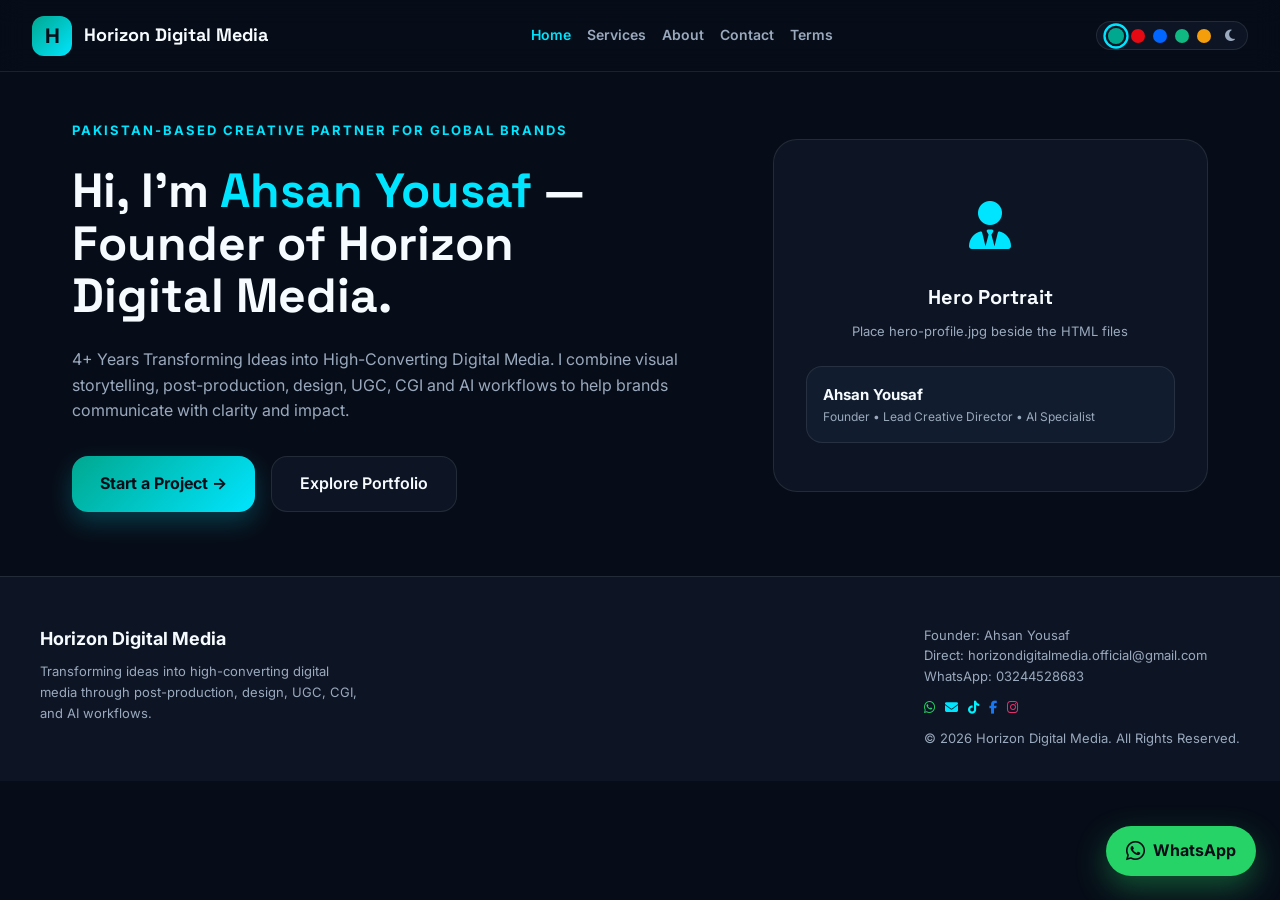
<file: index.html>
<!DOCTYPE html>
<html lang="en">
<head>
  <meta charset="UTF-8">
  <meta name="viewport" content="width=device-width, initial-scale=1.0">
  <title>Horizon Digital Media</title>
  <link rel="stylesheet" href="styles.css">
  <link rel="stylesheet" href="https://cdnjs.cloudflare.com/ajax/libs/font-awesome/6.5.2/css/all.min.css">
  <link href="https://fonts.googleapis.com/css2?family=Inter:wght@400;500;600;700&family=Space+Grotesk:wght@500;700&display=swap" rel="stylesheet">
</head>
<body>
  
    <header>
      <div style="display:flex;align-items:center;gap:12px;">
        <div style="width:40px;height:40px;border-radius:12px;background:linear-gradient(135deg,var(--primary),var(--secondary));display:flex;align-items:center;justify-content:center;font-weight:bold;color:#070D18;font-size:20px;">H</div>
        <span class="brand-font" style="font-weight:bold;font-size:18px;color:var(--text);">Horizon Digital Media</span>
      </div>
      <nav style="display:flex;gap:16px;align-items:center;">
        <a href="index.html" style="color:var(--secondary);text-decoration:none;font-size:14px;font-weight:600;">Home</a>
        <a href="services.html" style="color:var(--muted);text-decoration:none;font-size:14px;font-weight:600;">Services</a>
        <a href="about.html" style="color:var(--muted);text-decoration:none;font-size:14px;font-weight:600;">About</a>
        <a href="contact.html" style="color:var(--muted);text-decoration:none;font-size:14px;font-weight:600;">Contact</a>
        <a href="terms.html" style="color:var(--muted);text-decoration:none;font-size:14px;font-weight:600;">Terms</a>
      </nav>
      <div class="theme-palette">
        <button class="theme-dot" data-color="teal" style="background:#00A88F;"></button>
        <button class="theme-dot" data-color="crimson" style="background:#E50914;"></button>
        <button class="theme-dot" data-color="blue" style="background:#0066FF;"></button>
        <button class="theme-dot" data-color="emerald" style="background:#10B981;"></button>
        <button class="theme-dot" data-color="yellow" style="background:#F59E0B;"></button>
        <button id="mode-toggle-btn" style="background:transparent;border:none;color:var(--muted);cursor:pointer;margin-left:6px;"><i class="fa-solid fa-moon"></i></button>
      </div>
    </header>

  <main style="max-width:1200px;margin:3rem auto;padding:0 2rem;">
    <div style="display:grid;grid-template-columns:1.2fr 0.8fr;gap:3rem;align-items:center;">
      <div>
        <div style="color:var(--secondary);font-size:13px;font-weight:700;letter-spacing:2px;margin-bottom:1.5rem;">PAKISTAN-BASED CREATIVE PARTNER FOR GLOBAL BRANDS</div>
        <h1 style="font-size:48px;line-height:1.1;margin-bottom:1.5rem;">
          Hi, I’m <span style="color:var(--secondary);">Ahsan Yousaf</span> —<br>
          Founder of Horizon<br>
          Digital Media.
        </h1>
        <p style="color:var(--muted);font-size:16px;line-height:1.6;margin-bottom:2rem;">
          4+ Years Transforming Ideas into High-Converting Digital Media. I combine visual storytelling, post-production, design, UGC, CGI and AI workflows to help brands communicate with clarity and impact.
        </p>
        <div style="display:flex;gap:1rem;">
          <a href="contact.html" class="btn-primary">Start a Project →</a>
          <a href="services.html" class="btn-secondary">Explore Portfolio</a>
        </div>
      </div>
      <div style="background:var(--surface);border:1px solid var(--line);border-radius:24px;padding:3rem 2rem;text-align:center;">
        <div style="font-size:48px;color:var(--secondary);margin-bottom:1rem;"><i class="fa-solid fa-user-tie"></i></div>
        <h3 style="font-size:20px;margin-bottom:0.5rem;">Hero Portrait</h3>
        <p style="color:var(--muted);font-size:13px;margin-bottom:1.5rem;">Place hero-profile.jpg beside the HTML files</p>
        <div style="background:var(--surface-2);border:1px solid var(--line);border-radius:16px;padding:1rem;text-align:left;">
          <div style="font-weight:bold;font-size:15px;">Ahsan Yousaf</div>
          <div style="color:var(--muted);font-size:12px;">Founder • Lead Creative Director • AI Specialist</div>
        </div>
      </div>
    </div>
  </main>
  
    <footer style="background:var(--surface);border-top:1px solid var(--line);padding:3rem 2rem 2rem;margin-top:4rem;">
      <div style="max-width:1200px;margin:0 auto;display:flex;justify-content:space-between;flex-wrap:wrap;gap:2rem;">
        <div>
          <div style="font-weight:bold;font-size:18px;margin-bottom:8px;">Horizon Digital Media</div>
          <p style="color:var(--muted);font-size:13px;max-width:320px;">Transforming ideas into high-converting digital media through post-production, design, UGC, CGI, and AI workflows.</p>
        </div>
        <div style="color:var(--muted);font-size:13px;">
          <div>Founder: Ahsan Yousaf</div>
          <div>Direct: horizondigitalmedia.official@gmail.com</div>
          <div>WhatsApp: 03244528683</div>
          <div style="display:flex;gap:10px;margin:10px 0;">
            <a href="https://wa.me/923244528683" target="_blank" style="color:#25D366;text-decoration:none;"><i class="fa-brands fa-whatsapp"></i></a>
            <a href="mailto:horizondigitalmedia.official@gmail.com" style="color:var(--secondary);text-decoration:none;"><i class="fa-solid fa-envelope"></i></a>
            <a href="https://vm.tiktok.com/ZS9DBEx7RqMWa-LXXM6/" target="_blank" style="color:#00F2FE;text-decoration:none;"><i class="fa-brands fa-tiktok"></i></a>
            <a href="https://www.facebook.com/share/1cBv9dCK2S/" target="_blank" style="color:#1877F2;text-decoration:none;"><i class="fa-brands fa-facebook-f"></i></a>
            <a href="https://www.instagram.com/horizon.digital.media?stkn=YW9ocXVwcnFvMzVp" target="_blank" style="color:#E1306C;text-decoration:none;"><i class="fa-brands fa-instagram"></i></a>
          </div>
          <div style="margin-top:8px;">© 2026 Horizon Digital Media. All Rights Reserved.</div>
        </div>
      </div>
    </footer>
    <a href="https://wa.me/923244528683" class="wa-float" target="_blank">
      <i class="fa-brands fa-whatsapp" style="font-size:22px;"></i>
      <span>WhatsApp</span>
    </a>

  <script src="script.js"></script>
</body>
</html>
</file>
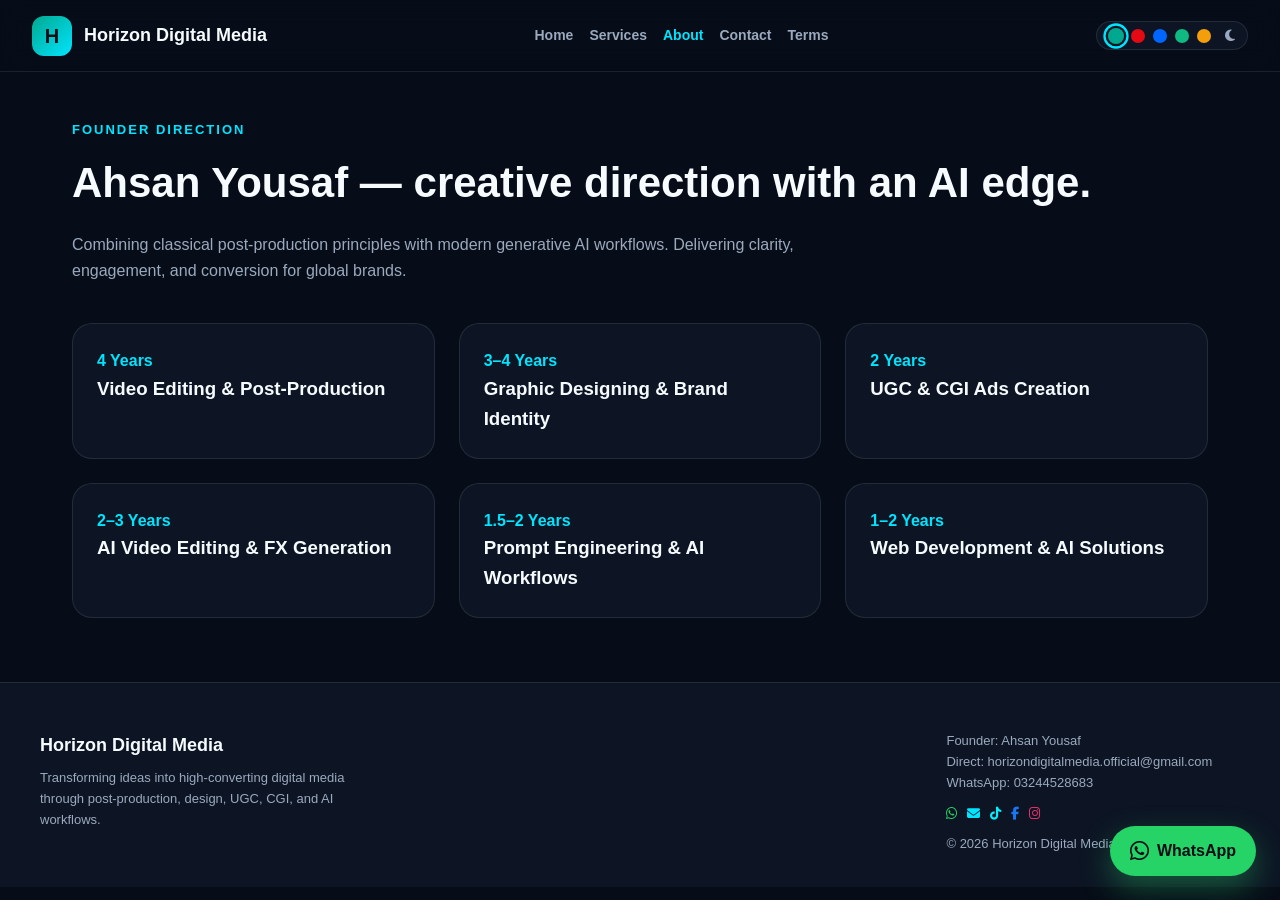
<file: about.html>
<!DOCTYPE html>
<html lang="en">
<head>
  <meta charset="UTF-8">
  <meta name="viewport" content="width=device-width, initial-scale=1.0">
  <title>About | Horizon Digital Media</title>
  <link rel="stylesheet" href="styles.css">
  <link rel="stylesheet" href="https://cdnjs.cloudflare.com/ajax/libs/font-awesome/6.5.2/css/all.min.css">
</head>
<body>
  
    <header>
      <div style="display:flex;align-items:center;gap:12px;">
        <div style="width:40px;height:40px;border-radius:12px;background:linear-gradient(135deg,var(--primary),var(--secondary));display:flex;align-items:center;justify-content:center;font-weight:bold;color:#070D18;font-size:20px;">H</div>
        <span class="brand-font" style="font-weight:bold;font-size:18px;color:var(--text);">Horizon Digital Media</span>
      </div>
      <nav style="display:flex;gap:16px;align-items:center;">
        <a href="index.html" style="color:var(--muted);text-decoration:none;font-size:14px;font-weight:600;">Home</a>
        <a href="services.html" style="color:var(--muted);text-decoration:none;font-size:14px;font-weight:600;">Services</a>
        <a href="about.html" style="color:var(--secondary);text-decoration:none;font-size:14px;font-weight:600;">About</a>
        <a href="contact.html" style="color:var(--muted);text-decoration:none;font-size:14px;font-weight:600;">Contact</a>
        <a href="terms.html" style="color:var(--muted);text-decoration:none;font-size:14px;font-weight:600;">Terms</a>
      </nav>
      <div class="theme-palette">
        <button class="theme-dot" data-color="teal" style="background:#00A88F;"></button>
        <button class="theme-dot" data-color="crimson" style="background:#E50914;"></button>
        <button class="theme-dot" data-color="blue" style="background:#0066FF;"></button>
        <button class="theme-dot" data-color="emerald" style="background:#10B981;"></button>
        <button class="theme-dot" data-color="yellow" style="background:#F59E0B;"></button>
        <button id="mode-toggle-btn" style="background:transparent;border:none;color:var(--muted);cursor:pointer;margin-left:6px;"><i class="fa-solid fa-moon"></i></button>
      </div>
    </header>

  <main style="max-width:1200px;margin:3rem auto;padding:0 2rem;">
    <div style="color:var(--secondary);font-size:13px;font-weight:700;letter-spacing:2px;">FOUNDER DIRECTION</div>
    <h1 style="font-size:42px;margin:0.5rem 0 1rem;">Ahsan Yousaf — creative direction with an AI edge.</h1>
    <p style="color:var(--muted);font-size:16px;max-width:800px;margin-bottom:2.5rem;">Combining classical post-production principles with modern generative AI workflows. Delivering clarity, engagement, and conversion for global brands.</p>
    <div style="display:grid;grid-template-columns:repeat(auto-fit, minmax(280px, 1fr));gap:1.5rem;">
      <div style="background:var(--surface);border:1px solid var(--line);border-radius:20px;padding:1.5rem;">
        <div style="color:var(--secondary);font-weight:bold;">4 Years</div>
        <h3>Video Editing & Post-Production</h3>
      </div>
      <div style="background:var(--surface);border:1px solid var(--line);border-radius:20px;padding:1.5rem;">
        <div style="color:var(--secondary);font-weight:bold;">3–4 Years</div>
        <h3>Graphic Designing & Brand Identity</h3>
      </div>
      <div style="background:var(--surface);border:1px solid var(--line);border-radius:20px;padding:1.5rem;">
        <div style="color:var(--secondary);font-weight:bold;">2 Years</div>
        <h3>UGC & CGI Ads Creation</h3>
      </div>
      <div style="background:var(--surface);border:1px solid var(--line);border-radius:20px;padding:1.5rem;">
        <div style="color:var(--secondary);font-weight:bold;">2–3 Years</div>
        <h3>AI Video Editing & FX Generation</h3>
      </div>
      <div style="background:var(--surface);border:1px solid var(--line);border-radius:20px;padding:1.5rem;">
        <div style="color:var(--secondary);font-weight:bold;">1.5–2 Years</div>
        <h3>Prompt Engineering & AI Workflows</h3>
      </div>
      <div style="background:var(--surface);border:1px solid var(--line);border-radius:20px;padding:1.5rem;">
        <div style="color:var(--secondary);font-weight:bold;">1–2 Years</div>
        <h3>Web Development & AI Solutions</h3>
      </div>
    </div>
  </main>
  
    <footer style="background:var(--surface);border-top:1px solid var(--line);padding:3rem 2rem 2rem;margin-top:4rem;">
      <div style="max-width:1200px;margin:0 auto;display:flex;justify-content:space-between;flex-wrap:wrap;gap:2rem;">
        <div>
          <div style="font-weight:bold;font-size:18px;margin-bottom:8px;">Horizon Digital Media</div>
          <p style="color:var(--muted);font-size:13px;max-width:320px;">Transforming ideas into high-converting digital media through post-production, design, UGC, CGI, and AI workflows.</p>
        </div>
        <div style="color:var(--muted);font-size:13px;">
          <div>Founder: Ahsan Yousaf</div>
          <div>Direct: horizondigitalmedia.official@gmail.com</div>
          <div>WhatsApp: 03244528683</div>
          <div style="display:flex;gap:10px;margin:10px 0;">
            <a href="https://wa.me/923244528683" target="_blank" style="color:#25D366;text-decoration:none;"><i class="fa-brands fa-whatsapp"></i></a>
            <a href="mailto:horizondigitalmedia.official@gmail.com" style="color:var(--secondary);text-decoration:none;"><i class="fa-solid fa-envelope"></i></a>
            <a href="https://vm.tiktok.com/ZS9DBEx7RqMWa-LXXM6/" target="_blank" style="color:#00F2FE;text-decoration:none;"><i class="fa-brands fa-tiktok"></i></a>
            <a href="https://www.facebook.com/share/1cBv9dCK2S/" target="_blank" style="color:#1877F2;text-decoration:none;"><i class="fa-brands fa-facebook-f"></i></a>
            <a href="https://www.instagram.com/horizon.digital.media?stkn=YW9ocXVwcnFvMzVp" target="_blank" style="color:#E1306C;text-decoration:none;"><i class="fa-brands fa-instagram"></i></a>
          </div>
          <div style="margin-top:8px;">© 2026 Horizon Digital Media. All Rights Reserved.</div>
        </div>
      </div>
    </footer>
    <a href="https://wa.me/923244528683" class="wa-float" target="_blank">
      <i class="fa-brands fa-whatsapp" style="font-size:22px;"></i>
      <span>WhatsApp</span>
    </a>

  <script src="script.js"></script>
</body>
</html>
</file>
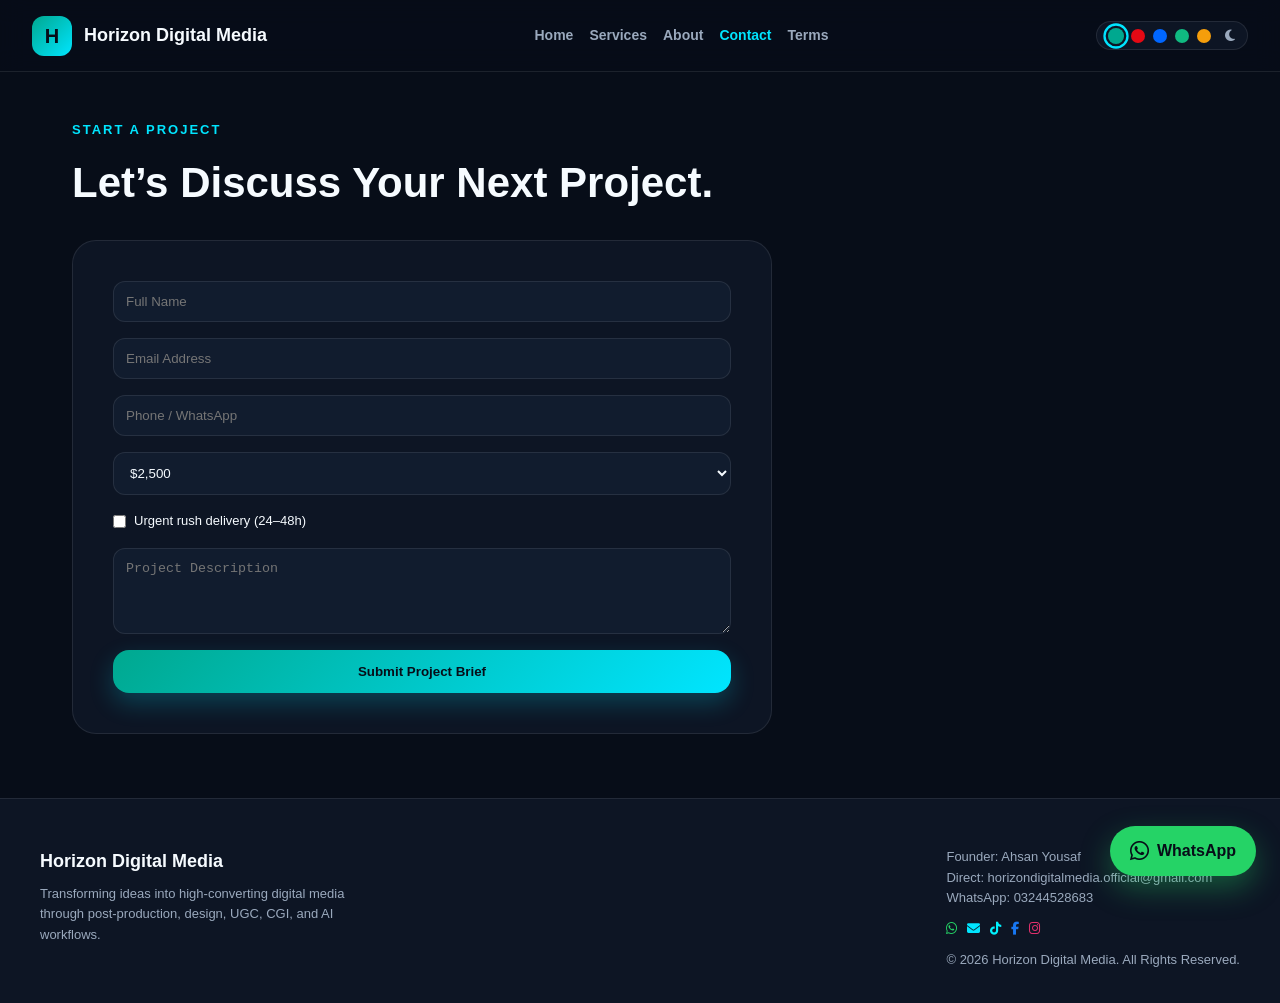
<file: contact.html>
<!DOCTYPE html>
<html lang="en">
<head>
  <meta charset="UTF-8">
  <meta name="viewport" content="width=device-width, initial-scale=1.0">
  <title>Contact | Horizon Digital Media</title>
  <link rel="stylesheet" href="styles.css">
  <link rel="stylesheet" href="https://cdnjs.cloudflare.com/ajax/libs/font-awesome/6.5.2/css/all.min.css">
</head>
<body>
  
    <header>
      <div style="display:flex;align-items:center;gap:12px;">
        <div style="width:40px;height:40px;border-radius:12px;background:linear-gradient(135deg,var(--primary),var(--secondary));display:flex;align-items:center;justify-content:center;font-weight:bold;color:#070D18;font-size:20px;">H</div>
        <span class="brand-font" style="font-weight:bold;font-size:18px;color:var(--text);">Horizon Digital Media</span>
      </div>
      <nav style="display:flex;gap:16px;align-items:center;">
        <a href="index.html" style="color:var(--muted);text-decoration:none;font-size:14px;font-weight:600;">Home</a>
        <a href="services.html" style="color:var(--muted);text-decoration:none;font-size:14px;font-weight:600;">Services</a>
        <a href="about.html" style="color:var(--muted);text-decoration:none;font-size:14px;font-weight:600;">About</a>
        <a href="contact.html" style="color:var(--secondary);text-decoration:none;font-size:14px;font-weight:600;">Contact</a>
        <a href="terms.html" style="color:var(--muted);text-decoration:none;font-size:14px;font-weight:600;">Terms</a>
      </nav>
      <div class="theme-palette">
        <button class="theme-dot" data-color="teal" style="background:#00A88F;"></button>
        <button class="theme-dot" data-color="crimson" style="background:#E50914;"></button>
        <button class="theme-dot" data-color="blue" style="background:#0066FF;"></button>
        <button class="theme-dot" data-color="emerald" style="background:#10B981;"></button>
        <button class="theme-dot" data-color="yellow" style="background:#F59E0B;"></button>
        <button id="mode-toggle-btn" style="background:transparent;border:none;color:var(--muted);cursor:pointer;margin-left:6px;"><i class="fa-solid fa-moon"></i></button>
      </div>
    </header>

  <main style="max-width:1200px;margin:3rem auto;padding:0 2rem;">
    <div style="color:var(--secondary);font-size:13px;font-weight:700;letter-spacing:2px;">START A PROJECT</div>
    <h1 style="font-size:42px;margin:0.5rem 0 1.5rem;">Let’s Discuss Your Next Project.</h1>
    <form id="project-inquiry-form" style="background:var(--surface);border:1px solid var(--line);border-radius:24px;padding:2.5rem;max-width:700px;display:flex;flex-direction:column;gap:1rem;">
      <input type="text" name="fullName" placeholder="Full Name" required style="padding:12px;border-radius:12px;background:var(--surface-2);border:1px solid var(--line);color:var(--text);">
      <input type="email" name="email" placeholder="Email Address" required style="padding:12px;border-radius:12px;background:var(--surface-2);border:1px solid var(--line);color:var(--text);">
      <input type="tel" name="phone" placeholder="Phone / WhatsApp" style="padding:12px;border-radius:12px;background:var(--surface-2);border:1px solid var(--line);color:var(--text);">
      <select name="budget" id="budget-select" style="padding:12px;border-radius:12px;background:var(--surface-2);border:1px solid var(--line);color:var(--text);">
        <option value="$2,500">$2,500</option>
        <option value="$500">$500</option>
        <option value="$1,000">$1,000</option>
        <option value="$5,000">$5,000</option>
        <option value="$10,000">$10,000</option>
        <option value="$20,000+">$20,000+</option>
        <option value="Customize">Customize</option>
      </select>
      <div id="custom-budget-wrap" style="display:none;">
        <input type="number" name="customBudget" placeholder="Specify Budget (USD)" style="width:100%;padding:12px;border-radius:12px;background:var(--surface-2);border:1px solid var(--line);color:var(--text);">
      </div>
      <label style="display:flex;align-items:center;gap:8px;font-size:13px;cursor:pointer;">
        <input type="checkbox" id="rush-delivery-checkbox" name="rushDelivery">
        <span>Urgent rush delivery (24–48h)</span>
      </label>
      <div id="rush-delivery-notice" style="display:none;color:#FCD34D;font-size:12px;">Flat $100 express rush fee applies. Advance payment required.</div>
      <textarea name="description" placeholder="Project Description" rows="4" style="padding:12px;border-radius:12px;background:var(--surface-2);border:1px solid var(--line);color:var(--text);"></textarea>
      <button type="submit" class="btn-primary" style="justify-content:center;">Submit Project Brief</button>
    </form>
  </main>
  
    <footer style="background:var(--surface);border-top:1px solid var(--line);padding:3rem 2rem 2rem;margin-top:4rem;">
      <div style="max-width:1200px;margin:0 auto;display:flex;justify-content:space-between;flex-wrap:wrap;gap:2rem;">
        <div>
          <div style="font-weight:bold;font-size:18px;margin-bottom:8px;">Horizon Digital Media</div>
          <p style="color:var(--muted);font-size:13px;max-width:320px;">Transforming ideas into high-converting digital media through post-production, design, UGC, CGI, and AI workflows.</p>
        </div>
        <div style="color:var(--muted);font-size:13px;">
          <div>Founder: Ahsan Yousaf</div>
          <div>Direct: horizondigitalmedia.official@gmail.com</div>
          <div>WhatsApp: 03244528683</div>
          <div style="display:flex;gap:10px;margin:10px 0;">
            <a href="https://wa.me/923244528683" target="_blank" style="color:#25D366;text-decoration:none;"><i class="fa-brands fa-whatsapp"></i></a>
            <a href="mailto:horizondigitalmedia.official@gmail.com" style="color:var(--secondary);text-decoration:none;"><i class="fa-solid fa-envelope"></i></a>
            <a href="https://vm.tiktok.com/ZS9DBEx7RqMWa-LXXM6/" target="_blank" style="color:#00F2FE;text-decoration:none;"><i class="fa-brands fa-tiktok"></i></a>
            <a href="https://www.facebook.com/share/1cBv9dCK2S/" target="_blank" style="color:#1877F2;text-decoration:none;"><i class="fa-brands fa-facebook-f"></i></a>
            <a href="https://www.instagram.com/horizon.digital.media?stkn=YW9ocXVwcnFvMzVp" target="_blank" style="color:#E1306C;text-decoration:none;"><i class="fa-brands fa-instagram"></i></a>
          </div>
          <div style="margin-top:8px;">© 2026 Horizon Digital Media. All Rights Reserved.</div>
        </div>
      </div>
    </footer>
    <a href="https://wa.me/923244528683" class="wa-float" target="_blank">
      <i class="fa-brands fa-whatsapp" style="font-size:22px;"></i>
      <span>WhatsApp</span>
    </a>

  <script src="script.js"></script>
</body>
</html>
</file>
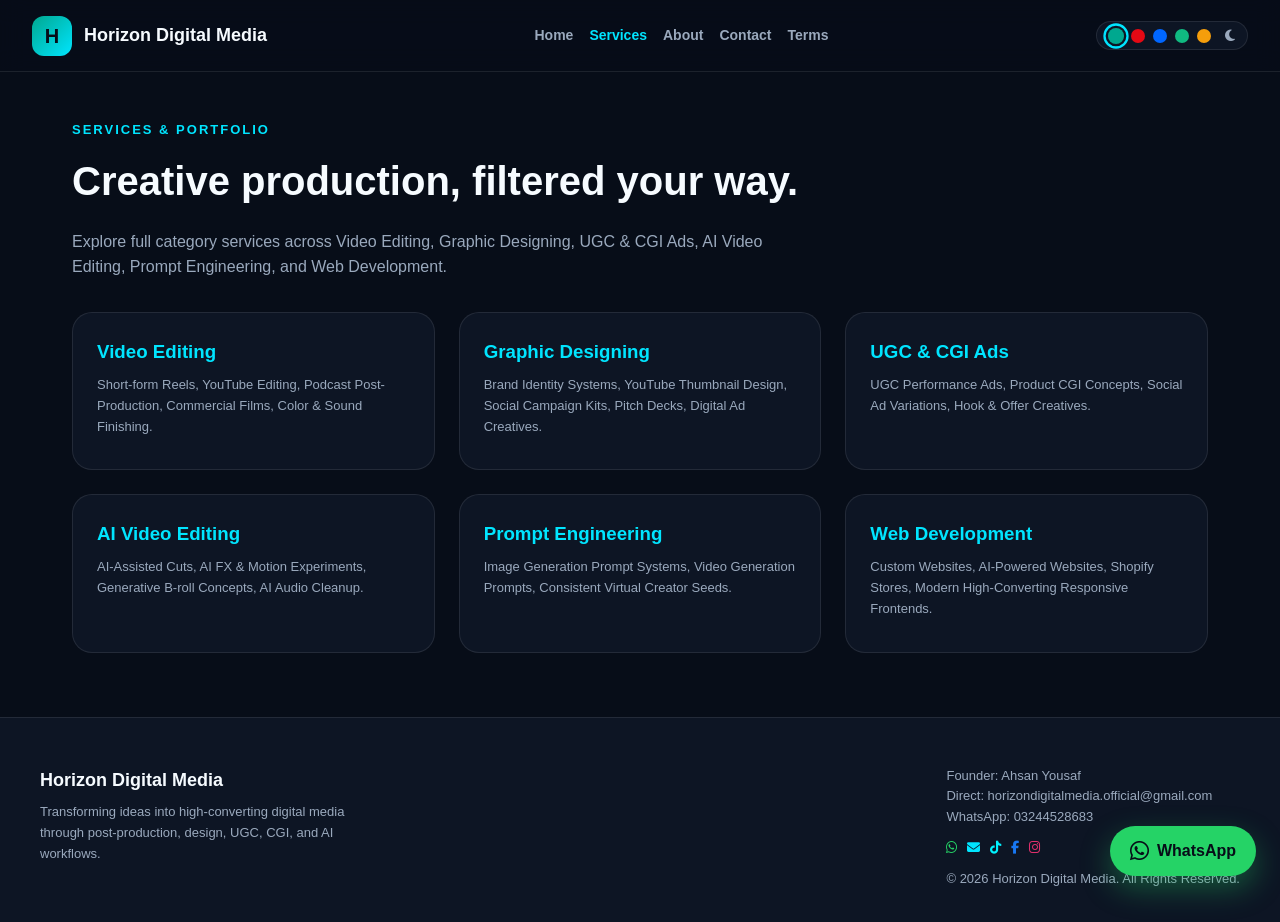
<file: services.html>
<!DOCTYPE html>
<html lang="en">
<head>
  <meta charset="UTF-8">
  <meta name="viewport" content="width=device-width, initial-scale=1.0">
  <title>Services & Portfolio | Horizon Digital Media</title>
  <link rel="stylesheet" href="styles.css">
  <link rel="stylesheet" href="https://cdnjs.cloudflare.com/ajax/libs/font-awesome/6.5.2/css/all.min.css">
</head>
<body>
  
    <header>
      <div style="display:flex;align-items:center;gap:12px;">
        <div style="width:40px;height:40px;border-radius:12px;background:linear-gradient(135deg,var(--primary),var(--secondary));display:flex;align-items:center;justify-content:center;font-weight:bold;color:#070D18;font-size:20px;">H</div>
        <span class="brand-font" style="font-weight:bold;font-size:18px;color:var(--text);">Horizon Digital Media</span>
      </div>
      <nav style="display:flex;gap:16px;align-items:center;">
        <a href="index.html" style="color:var(--muted);text-decoration:none;font-size:14px;font-weight:600;">Home</a>
        <a href="services.html" style="color:var(--secondary);text-decoration:none;font-size:14px;font-weight:600;">Services</a>
        <a href="about.html" style="color:var(--muted);text-decoration:none;font-size:14px;font-weight:600;">About</a>
        <a href="contact.html" style="color:var(--muted);text-decoration:none;font-size:14px;font-weight:600;">Contact</a>
        <a href="terms.html" style="color:var(--muted);text-decoration:none;font-size:14px;font-weight:600;">Terms</a>
      </nav>
      <div class="theme-palette">
        <button class="theme-dot" data-color="teal" style="background:#00A88F;"></button>
        <button class="theme-dot" data-color="crimson" style="background:#E50914;"></button>
        <button class="theme-dot" data-color="blue" style="background:#0066FF;"></button>
        <button class="theme-dot" data-color="emerald" style="background:#10B981;"></button>
        <button class="theme-dot" data-color="yellow" style="background:#F59E0B;"></button>
        <button id="mode-toggle-btn" style="background:transparent;border:none;color:var(--muted);cursor:pointer;margin-left:6px;"><i class="fa-solid fa-moon"></i></button>
      </div>
    </header>

  <main style="max-width:1200px;margin:3rem auto;padding:0 2rem;">
    <div style="color:var(--secondary);font-size:13px;font-weight:700;letter-spacing:2px;">SERVICES & PORTFOLIO</div>
    <h1 style="font-size:40px;margin:0.5rem 0 1rem;">Creative production, filtered your way.</h1>
    <p style="color:var(--muted);max-width:700px;margin-bottom:2rem;">Explore full category services across Video Editing, Graphic Designing, UGC & CGI Ads, AI Video Editing, Prompt Engineering, and Web Development.</p>
    <div style="display:grid;grid-template-columns:repeat(auto-fit, minmax(280px, 1fr));gap:1.5rem;">
      <div style="background:var(--surface);border:1px solid var(--line);border-radius:20px;padding:1.5rem;">
        <h3 style="color:var(--secondary);">Video Editing</h3>
        <p style="color:var(--muted);font-size:13px;margin:0.5rem 0;">Short-form Reels, YouTube Editing, Podcast Post-Production, Commercial Films, Color & Sound Finishing.</p>
      </div>
      <div style="background:var(--surface);border:1px solid var(--line);border-radius:20px;padding:1.5rem;">
        <h3 style="color:var(--secondary);">Graphic Designing</h3>
        <p style="color:var(--muted);font-size:13px;margin:0.5rem 0;">Brand Identity Systems, YouTube Thumbnail Design, Social Campaign Kits, Pitch Decks, Digital Ad Creatives.</p>
      </div>
      <div style="background:var(--surface);border:1px solid var(--line);border-radius:20px;padding:1.5rem;">
        <h3 style="color:var(--secondary);">UGC & CGI Ads</h3>
        <p style="color:var(--muted);font-size:13px;margin:0.5rem 0;">UGC Performance Ads, Product CGI Concepts, Social Ad Variations, Hook & Offer Creatives.</p>
      </div>
      <div style="background:var(--surface);border:1px solid var(--line);border-radius:20px;padding:1.5rem;">
        <h3 style="color:var(--secondary);">AI Video Editing</h3>
        <p style="color:var(--muted);font-size:13px;margin:0.5rem 0;">AI-Assisted Cuts, AI FX & Motion Experiments, Generative B-roll Concepts, AI Audio Cleanup.</p>
      </div>
      <div style="background:var(--surface);border:1px solid var(--line);border-radius:20px;padding:1.5rem;">
        <h3 style="color:var(--secondary);">Prompt Engineering</h3>
        <p style="color:var(--muted);font-size:13px;margin:0.5rem 0;">Image Generation Prompt Systems, Video Generation Prompts, Consistent Virtual Creator Seeds.</p>
      </div>
      <div style="background:var(--surface);border:1px solid var(--line);border-radius:20px;padding:1.5rem;">
        <h3 style="color:var(--secondary);">Web Development</h3>
        <p style="color:var(--muted);font-size:13px;margin:0.5rem 0;">Custom Websites, AI-Powered Websites, Shopify Stores, Modern High-Converting Responsive Frontends.</p>
      </div>
    </div>
  </main>
  
    <footer style="background:var(--surface);border-top:1px solid var(--line);padding:3rem 2rem 2rem;margin-top:4rem;">
      <div style="max-width:1200px;margin:0 auto;display:flex;justify-content:space-between;flex-wrap:wrap;gap:2rem;">
        <div>
          <div style="font-weight:bold;font-size:18px;margin-bottom:8px;">Horizon Digital Media</div>
          <p style="color:var(--muted);font-size:13px;max-width:320px;">Transforming ideas into high-converting digital media through post-production, design, UGC, CGI, and AI workflows.</p>
        </div>
        <div style="color:var(--muted);font-size:13px;">
          <div>Founder: Ahsan Yousaf</div>
          <div>Direct: horizondigitalmedia.official@gmail.com</div>
          <div>WhatsApp: 03244528683</div>
          <div style="display:flex;gap:10px;margin:10px 0;">
            <a href="https://wa.me/923244528683" target="_blank" style="color:#25D366;text-decoration:none;"><i class="fa-brands fa-whatsapp"></i></a>
            <a href="mailto:horizondigitalmedia.official@gmail.com" style="color:var(--secondary);text-decoration:none;"><i class="fa-solid fa-envelope"></i></a>
            <a href="https://vm.tiktok.com/ZS9DBEx7RqMWa-LXXM6/" target="_blank" style="color:#00F2FE;text-decoration:none;"><i class="fa-brands fa-tiktok"></i></a>
            <a href="https://www.facebook.com/share/1cBv9dCK2S/" target="_blank" style="color:#1877F2;text-decoration:none;"><i class="fa-brands fa-facebook-f"></i></a>
            <a href="https://www.instagram.com/horizon.digital.media?stkn=YW9ocXVwcnFvMzVp" target="_blank" style="color:#E1306C;text-decoration:none;"><i class="fa-brands fa-instagram"></i></a>
          </div>
          <div style="margin-top:8px;">© 2026 Horizon Digital Media. All Rights Reserved.</div>
        </div>
      </div>
    </footer>
    <a href="https://wa.me/923244528683" class="wa-float" target="_blank">
      <i class="fa-brands fa-whatsapp" style="font-size:22px;"></i>
      <span>WhatsApp</span>
    </a>

  <script src="script.js"></script>
</body>
</html>
</file>
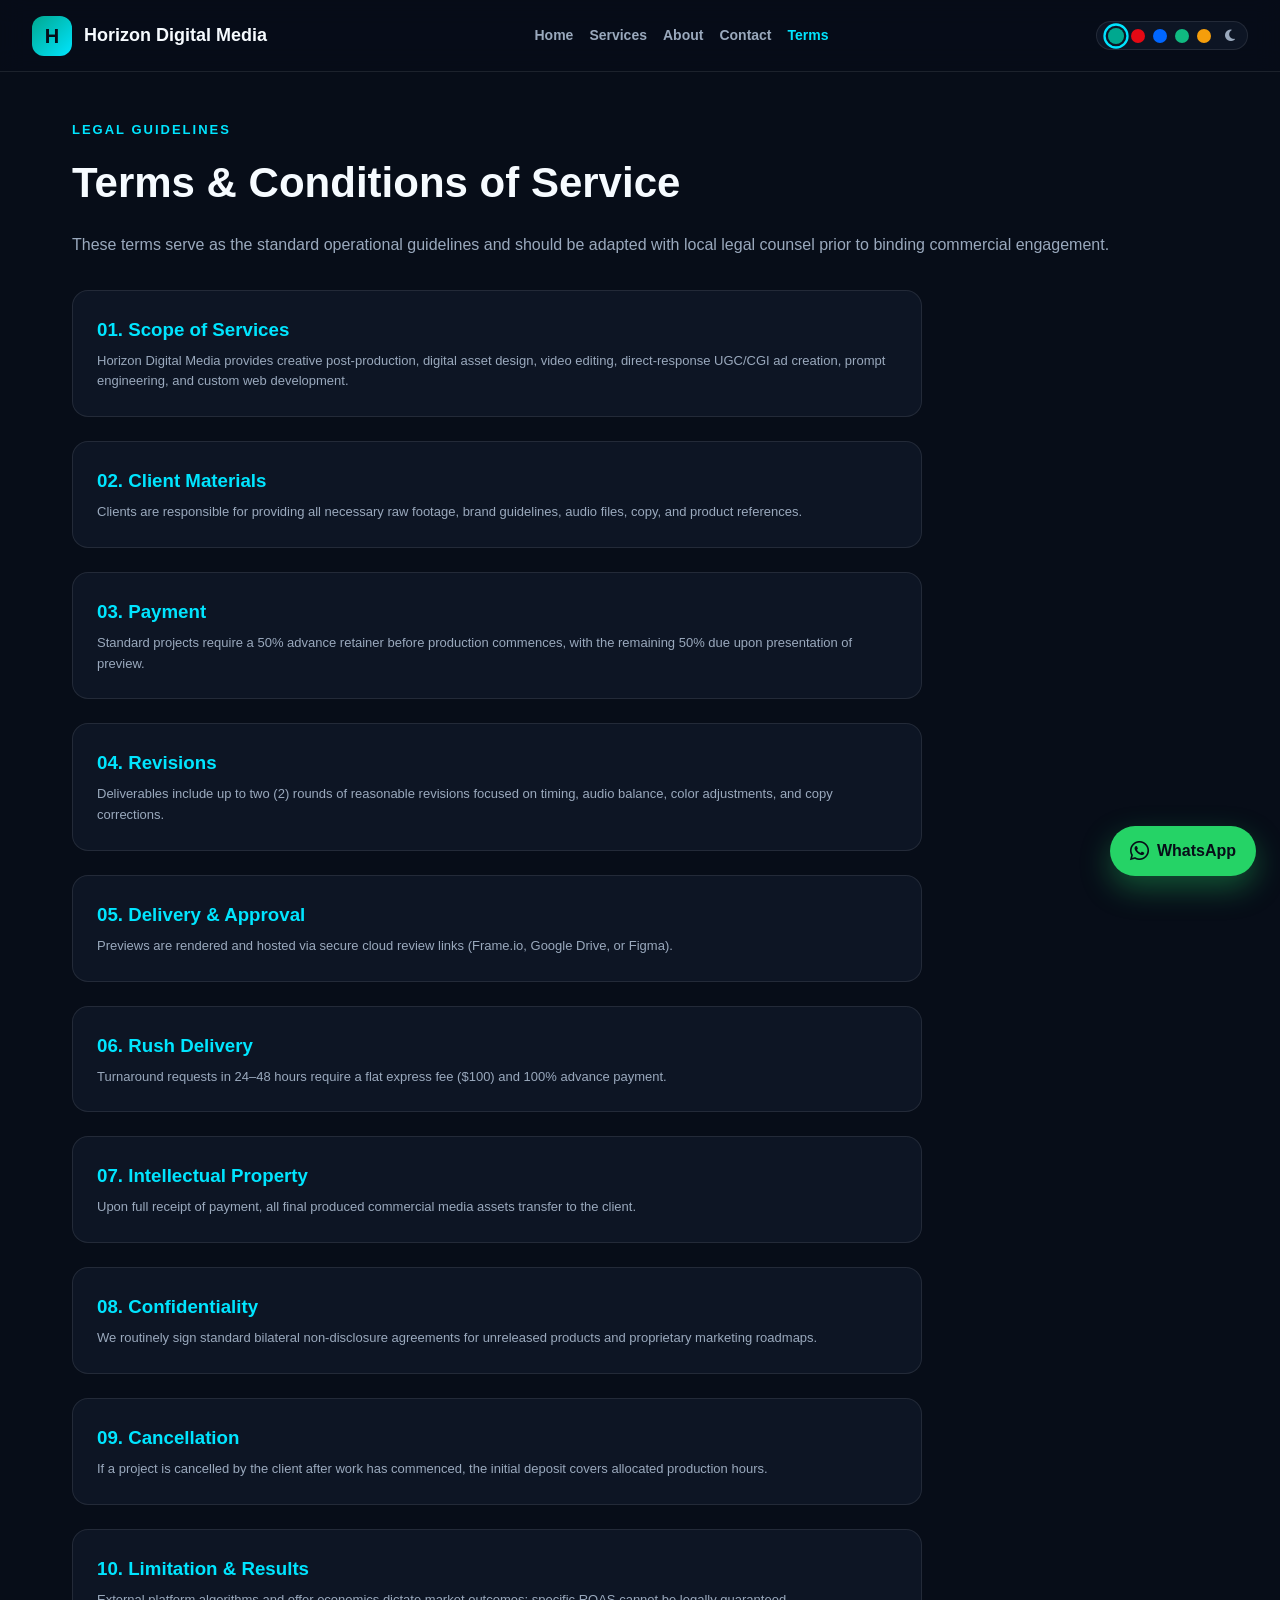
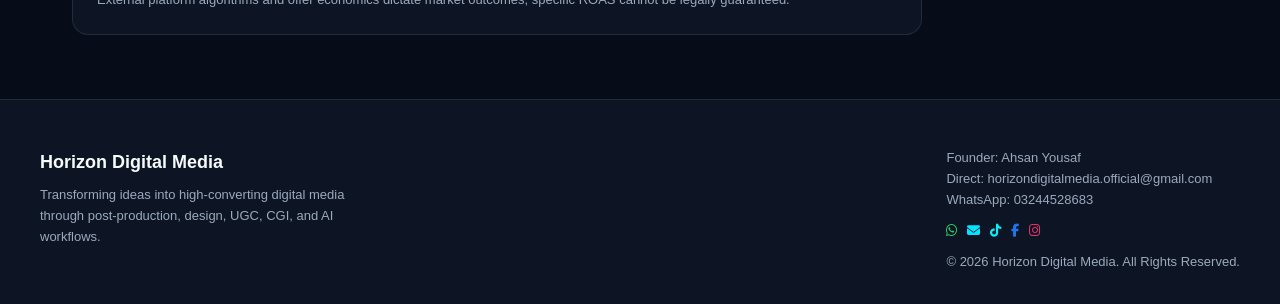
<file: terms.html>
<!DOCTYPE html>
<html lang="en">
<head>
  <meta charset="UTF-8">
  <meta name="viewport" content="width=device-width, initial-scale=1.0">
  <title>Terms & Conditions | Horizon Digital Media</title>
  <link rel="stylesheet" href="styles.css">
  <link rel="stylesheet" href="https://cdnjs.cloudflare.com/ajax/libs/font-awesome/6.5.2/css/all.min.css">
</head>
<body>
  
    <header>
      <div style="display:flex;align-items:center;gap:12px;">
        <div style="width:40px;height:40px;border-radius:12px;background:linear-gradient(135deg,var(--primary),var(--secondary));display:flex;align-items:center;justify-content:center;font-weight:bold;color:#070D18;font-size:20px;">H</div>
        <span class="brand-font" style="font-weight:bold;font-size:18px;color:var(--text);">Horizon Digital Media</span>
      </div>
      <nav style="display:flex;gap:16px;align-items:center;">
        <a href="index.html" style="color:var(--muted);text-decoration:none;font-size:14px;font-weight:600;">Home</a>
        <a href="services.html" style="color:var(--muted);text-decoration:none;font-size:14px;font-weight:600;">Services</a>
        <a href="about.html" style="color:var(--muted);text-decoration:none;font-size:14px;font-weight:600;">About</a>
        <a href="contact.html" style="color:var(--muted);text-decoration:none;font-size:14px;font-weight:600;">Contact</a>
        <a href="terms.html" style="color:var(--secondary);text-decoration:none;font-size:14px;font-weight:600;">Terms</a>
      </nav>
      <div class="theme-palette">
        <button class="theme-dot" data-color="teal" style="background:#00A88F;"></button>
        <button class="theme-dot" data-color="crimson" style="background:#E50914;"></button>
        <button class="theme-dot" data-color="blue" style="background:#0066FF;"></button>
        <button class="theme-dot" data-color="emerald" style="background:#10B981;"></button>
        <button class="theme-dot" data-color="yellow" style="background:#F59E0B;"></button>
        <button id="mode-toggle-btn" style="background:transparent;border:none;color:var(--muted);cursor:pointer;margin-left:6px;"><i class="fa-solid fa-moon"></i></button>
      </div>
    </header>

  <main style="max-width:1200px;margin:3rem auto;padding:0 2rem;">
    <div style="color:var(--secondary);font-size:13px;font-weight:700;letter-spacing:2px;">LEGAL GUIDELINES</div>
    <h1 style="font-size:42px;margin:0.5rem 0 1rem;">Terms & Conditions of Service</h1>
    <p style="color:var(--muted);margin-bottom:2rem;">These terms serve as the standard operational guidelines and should be adapted with local legal counsel prior to binding commercial engagement.</p>
    <div style="display:flex;flex-direction:column;gap:1.5rem;max-width:850px;">
      <div style="background:var(--surface);padding:1.5rem;border-radius:16px;border:1px solid var(--line);">
        <h3 style="color:var(--secondary);margin-bottom:6px;">01. Scope of Services</h3>
        <p style="color:var(--muted);font-size:13px;">Horizon Digital Media provides creative post-production, digital asset design, video editing, direct-response UGC/CGI ad creation, prompt engineering, and custom web development.</p>
      </div>
      <div style="background:var(--surface);padding:1.5rem;border-radius:16px;border:1px solid var(--line);">
        <h3 style="color:var(--secondary);margin-bottom:6px;">02. Client Materials</h3>
        <p style="color:var(--muted);font-size:13px;">Clients are responsible for providing all necessary raw footage, brand guidelines, audio files, copy, and product references.</p>
      </div>
      <div style="background:var(--surface);padding:1.5rem;border-radius:16px;border:1px solid var(--line);">
        <h3 style="color:var(--secondary);margin-bottom:6px;">03. Payment</h3>
        <p style="color:var(--muted);font-size:13px;">Standard projects require a 50% advance retainer before production commences, with the remaining 50% due upon presentation of preview.</p>
      </div>
      <div style="background:var(--surface);padding:1.5rem;border-radius:16px;border:1px solid var(--line);">
        <h3 style="color:var(--secondary);margin-bottom:6px;">04. Revisions</h3>
        <p style="color:var(--muted);font-size:13px;">Deliverables include up to two (2) rounds of reasonable revisions focused on timing, audio balance, color adjustments, and copy corrections.</p>
      </div>
      <div style="background:var(--surface);padding:1.5rem;border-radius:16px;border:1px solid var(--line);">
        <h3 style="color:var(--secondary);margin-bottom:6px;">05. Delivery & Approval</h3>
        <p style="color:var(--muted);font-size:13px;">Previews are rendered and hosted via secure cloud review links (Frame.io, Google Drive, or Figma).</p>
      </div>
      <div style="background:var(--surface);padding:1.5rem;border-radius:16px;border:1px solid var(--line);">
        <h3 style="color:var(--secondary);margin-bottom:6px;">06. Rush Delivery</h3>
        <p style="color:var(--muted);font-size:13px;">Turnaround requests in 24–48 hours require a flat express fee ($100) and 100% advance payment.</p>
      </div>
      <div style="background:var(--surface);padding:1.5rem;border-radius:16px;border:1px solid var(--line);">
        <h3 style="color:var(--secondary);margin-bottom:6px;">07. Intellectual Property</h3>
        <p style="color:var(--muted);font-size:13px;">Upon full receipt of payment, all final produced commercial media assets transfer to the client.</p>
      </div>
      <div style="background:var(--surface);padding:1.5rem;border-radius:16px;border:1px solid var(--line);">
        <h3 style="color:var(--secondary);margin-bottom:6px;">08. Confidentiality</h3>
        <p style="color:var(--muted);font-size:13px;">We routinely sign standard bilateral non-disclosure agreements for unreleased products and proprietary marketing roadmaps.</p>
      </div>
      <div style="background:var(--surface);padding:1.5rem;border-radius:16px;border:1px solid var(--line);">
        <h3 style="color:var(--secondary);margin-bottom:6px;">09. Cancellation</h3>
        <p style="color:var(--muted);font-size:13px;">If a project is cancelled by the client after work has commenced, the initial deposit covers allocated production hours.</p>
      </div>
      <div style="background:var(--surface);padding:1.5rem;border-radius:16px;border:1px solid var(--line);">
        <h3 style="color:var(--secondary);margin-bottom:6px;">10. Limitation & Results</h3>
        <p style="color:var(--muted);font-size:13px;">External platform algorithms and offer economics dictate market outcomes; specific ROAS cannot be legally guaranteed.</p>
      </div>
    </div>
  </main>
  
    <footer style="background:var(--surface);border-top:1px solid var(--line);padding:3rem 2rem 2rem;margin-top:4rem;">
      <div style="max-width:1200px;margin:0 auto;display:flex;justify-content:space-between;flex-wrap:wrap;gap:2rem;">
        <div>
          <div style="font-weight:bold;font-size:18px;margin-bottom:8px;">Horizon Digital Media</div>
          <p style="color:var(--muted);font-size:13px;max-width:320px;">Transforming ideas into high-converting digital media through post-production, design, UGC, CGI, and AI workflows.</p>
        </div>
        <div style="color:var(--muted);font-size:13px;">
          <div>Founder: Ahsan Yousaf</div>
          <div>Direct: horizondigitalmedia.official@gmail.com</div>
          <div>WhatsApp: 03244528683</div>
          <div style="display:flex;gap:10px;margin:10px 0;">
            <a href="https://wa.me/923244528683" target="_blank" style="color:#25D366;text-decoration:none;"><i class="fa-brands fa-whatsapp"></i></a>
            <a href="mailto:horizondigitalmedia.official@gmail.com" style="color:var(--secondary);text-decoration:none;"><i class="fa-solid fa-envelope"></i></a>
            <a href="https://vm.tiktok.com/ZS9DBEx7RqMWa-LXXM6/" target="_blank" style="color:#00F2FE;text-decoration:none;"><i class="fa-brands fa-tiktok"></i></a>
            <a href="https://www.facebook.com/share/1cBv9dCK2S/" target="_blank" style="color:#1877F2;text-decoration:none;"><i class="fa-brands fa-facebook-f"></i></a>
            <a href="https://www.instagram.com/horizon.digital.media?stkn=YW9ocXVwcnFvMzVp" target="_blank" style="color:#E1306C;text-decoration:none;"><i class="fa-brands fa-instagram"></i></a>
          </div>
          <div style="margin-top:8px;">© 2026 Horizon Digital Media. All Rights Reserved.</div>
        </div>
      </div>
    </footer>
    <a href="https://wa.me/923244528683" class="wa-float" target="_blank">
      <i class="fa-brands fa-whatsapp" style="font-size:22px;"></i>
      <span>WhatsApp</span>
    </a>

  <script src="script.js"></script>
</body>
</html>
</file>
<file: styles.css>
/* =========================================================================
   HORIZON DIGITAL MEDIA — STANDALONE STYLESHEET
   Design Tokens & Visual Theme System
   ========================================================================= */

:root {
  --bg: #070D18;
  --surface: #0d1524;
  --surface-2: #111c2e;
  --text: #f6fbff;
  --muted: #9aa9bd;
  --line: rgba(255,255,255,.09);
  --primary: #00A88F;
  --secondary: #00E5FF;
  --glow: rgba(0,229,255,.22);
  --shadow: 0 24px 70px rgba(0,0,0,.34);
  --radius: 24px;
  --header: 72px;
  font-family: 'Inter', sans-serif;
}

[data-theme-mode="light"] {
  --bg: #f4f7fb;
  --surface: #ffffff;
  --surface-2: #e9eff7;
  --text: #081220;
  --muted: #586981;
  --line: rgba(0,0,0,.08);
  --shadow: 0 16px 40px rgba(8,18,32,.06);
}

[data-color-theme="teal"] {
  --primary: #00A88F;
  --secondary: #00E5FF;
  --glow: rgba(0,229,255,.22);
}

[data-color-theme="crimson"] {
  --primary: #E50914;
  --secondary: #FF2E38;
  --glow: rgba(255,46,56,.22);
}

[data-color-theme="blue"] {
  --primary: #0066FF;
  --secondary: #00D2FF;
  --glow: rgba(0,210,255,.22);
}

[data-color-theme="emerald"] {
  --primary: #10B981;
  --secondary: #34D399;
  --glow: rgba(52,211,153,.22);
}

[data-color-theme="yellow"] {
  --primary: #F59E0B;
  --secondary: #FCD34D;
  --glow: rgba(252,211,77,.22);
}

* { box-sizing: border-box; margin: 0; padding: 0; }
body {
  background-color: var(--bg);
  color: var(--text);
  line-height: 1.6;
  min-height: 100vh;
  transition: background-color .25s ease, color .25s ease;
}

h1, h2, h3, h4, .brand-font {
  font-family: 'Space Grotesk', sans-serif;
}

/* Header */
header {
  height: var(--header);
  background: rgba(7, 13, 24, 0.88);
  backdrop-filter: blur(12px);
  border-bottom: 1px solid var(--line);
  position: sticky;
  top: 0;
  z-index: 100;
  display: flex;
  align-items: center;
  justify-content: space-between;
  padding: 0 2rem;
}

/* Theme Palette Dots */
.theme-palette {
  display: flex;
  align-items: center;
  gap: 8px;
  background: var(--surface);
  border: 1px solid var(--line);
  padding: 6px 12px;
  border-radius: 999px;
}

.theme-dot {
  width: 14px;
  height: 14px;
  border-radius: 50%;
  border: none;
  cursor: pointer;
  transition: transform .2s;
}

.theme-dot.active {
  outline: 2px solid var(--secondary);
  outline-offset: 2px;
  transform: scale(1.15);
}

/* Common Components */
.btn-primary {
  background: linear-gradient(135deg, var(--primary), var(--secondary));
  color: #070D18;
  font-weight: 700;
  padding: 14px 28px;
  border-radius: 16px;
  border: none;
  cursor: pointer;
  text-decoration: none;
  display: inline-flex;
  align-items: center;
  gap: 8px;
  box-shadow: 0 10px 25px var(--glow);
  transition: opacity .2s;
}
.btn-primary:hover { opacity: .92; }

.btn-secondary {
  background: var(--surface);
  color: var(--text);
  font-weight: 600;
  padding: 14px 28px;
  border-radius: 16px;
  border: 1px solid var(--line);
  cursor: pointer;
  text-decoration: none;
  display: inline-flex;
  align-items: center;
  transition: border-color .2s;
}
.btn-secondary:hover { border-color: var(--primary); }

/* Floating WhatsApp */
.wa-float {
  position: fixed;
  bottom: 24px;
  right: 24px;
  background: #25D366;
  color: #070D18;
  font-weight: bold;
  padding: 12px 20px;
  border-radius: 999px;
  display: flex;
  align-items: center;
  gap: 8px;
  text-decoration: none;
  box-shadow: 0 12px 30px rgba(37,211,102,.35);
  z-index: 999;
}
</file>
